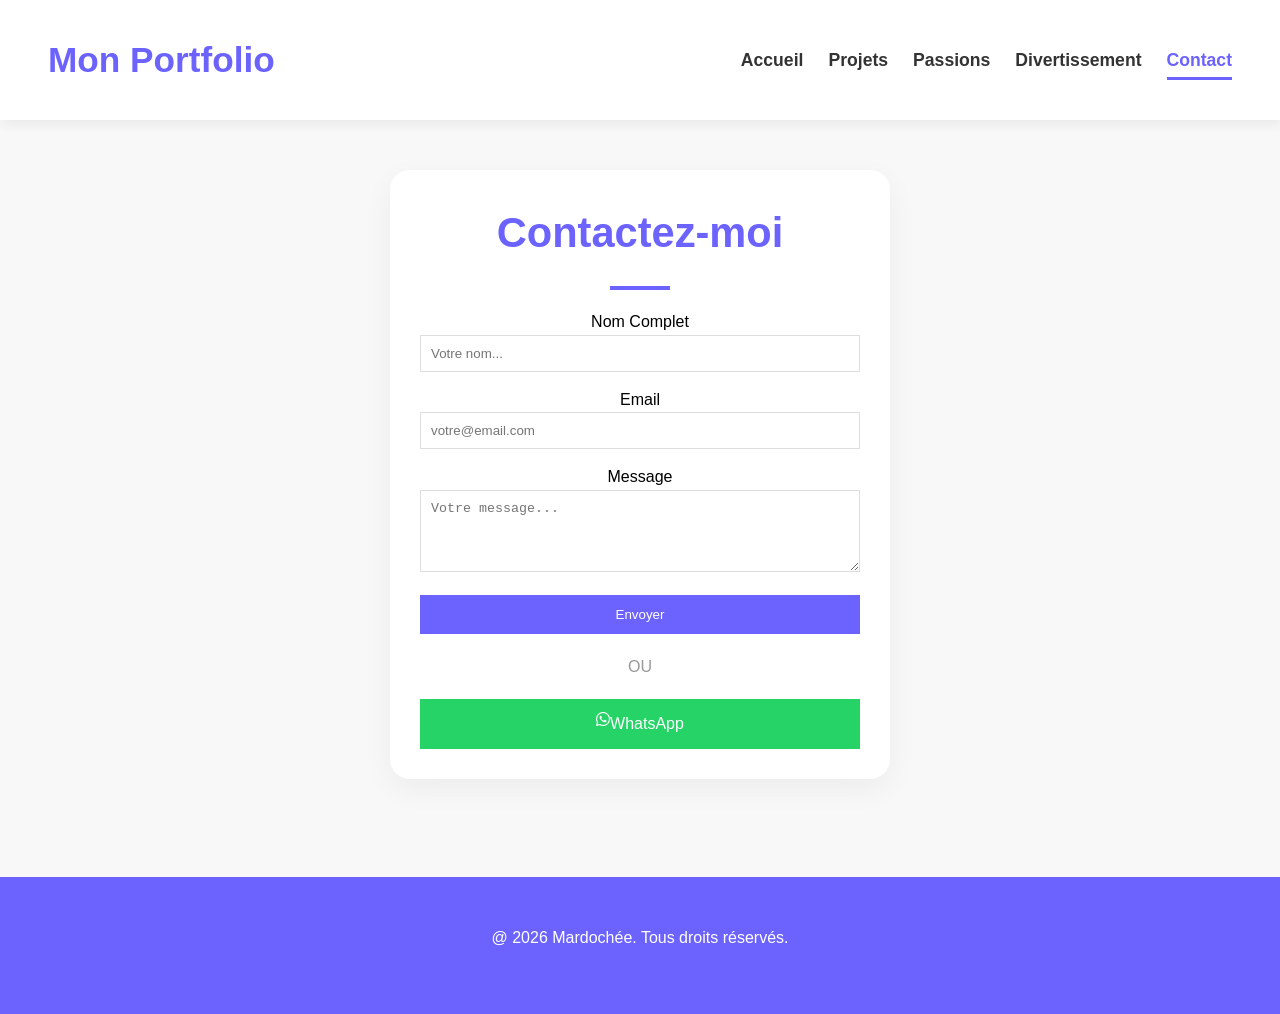
<file: contact.html>
<!DOCTYPE html>
<html lang="fr">
<head>
    <meta charset="UTF-8">
    <meta name="viewport" content="width=device-width, initial-scale=1.0">
    <title>Contact - Mon Portfolio</title>
    <link rel="stylesheet" href="css/Style.css">
    <link rel="stylesheet" href="https://cdnjs.cloudflare.com/ajax/libs/font-awesome/6.5.1/css/all.min.css">
</head>
<body>

    <header>
        <div><a href="index.html">Mon Portfolio</a></div>
        <nav>
            <ul>
                <li><a href="index.html">Accueil</a></li>
                <li><a href="projets.html">Projets</a></li>
                <li><a href="passions.html">Passions</a></li>
                <li><a href="divertissement.html">Divertissement</a></li>
                <li><a href="contact.html" class="active">Contact</a></li>
            </ul>
        </nav>
    </header>

    <main class="contact-container">
        <section class="contact-card">
            <h2>Contactez-moi</h2>
            <form class="formulaire-contact">
                <div class="groupe-input">
                    <label>Nom Complet</label>
                    <input type="text" placeholder="Votre nom..." required>
                </div>
                <div class="groupe-input">
                    <label>Email</label>
                    <input type="email" placeholder="votre@email.com" required>
                </div>
                <div class="groupe-input">
                    <label>Message</label>
                    <textarea rows="4" placeholder="Votre message..." required></textarea>
                </div>
                <button type="submit" class="bouton-envoi">Envoyer</button>
            </form>

            <div class="separation">OU</div>

            <a href="https://wa.me/243850593384" target="_blank" class="bouton-whatsapp">
                <i class="fa-brands fa-whatsapp"></i> WhatsApp
            </a>
        </section>
    </main>

    <footer>
        <p>@ 2026 Mardochée. Tous droits réservés.</p>
    </footer>

</body>
</html>
</file>
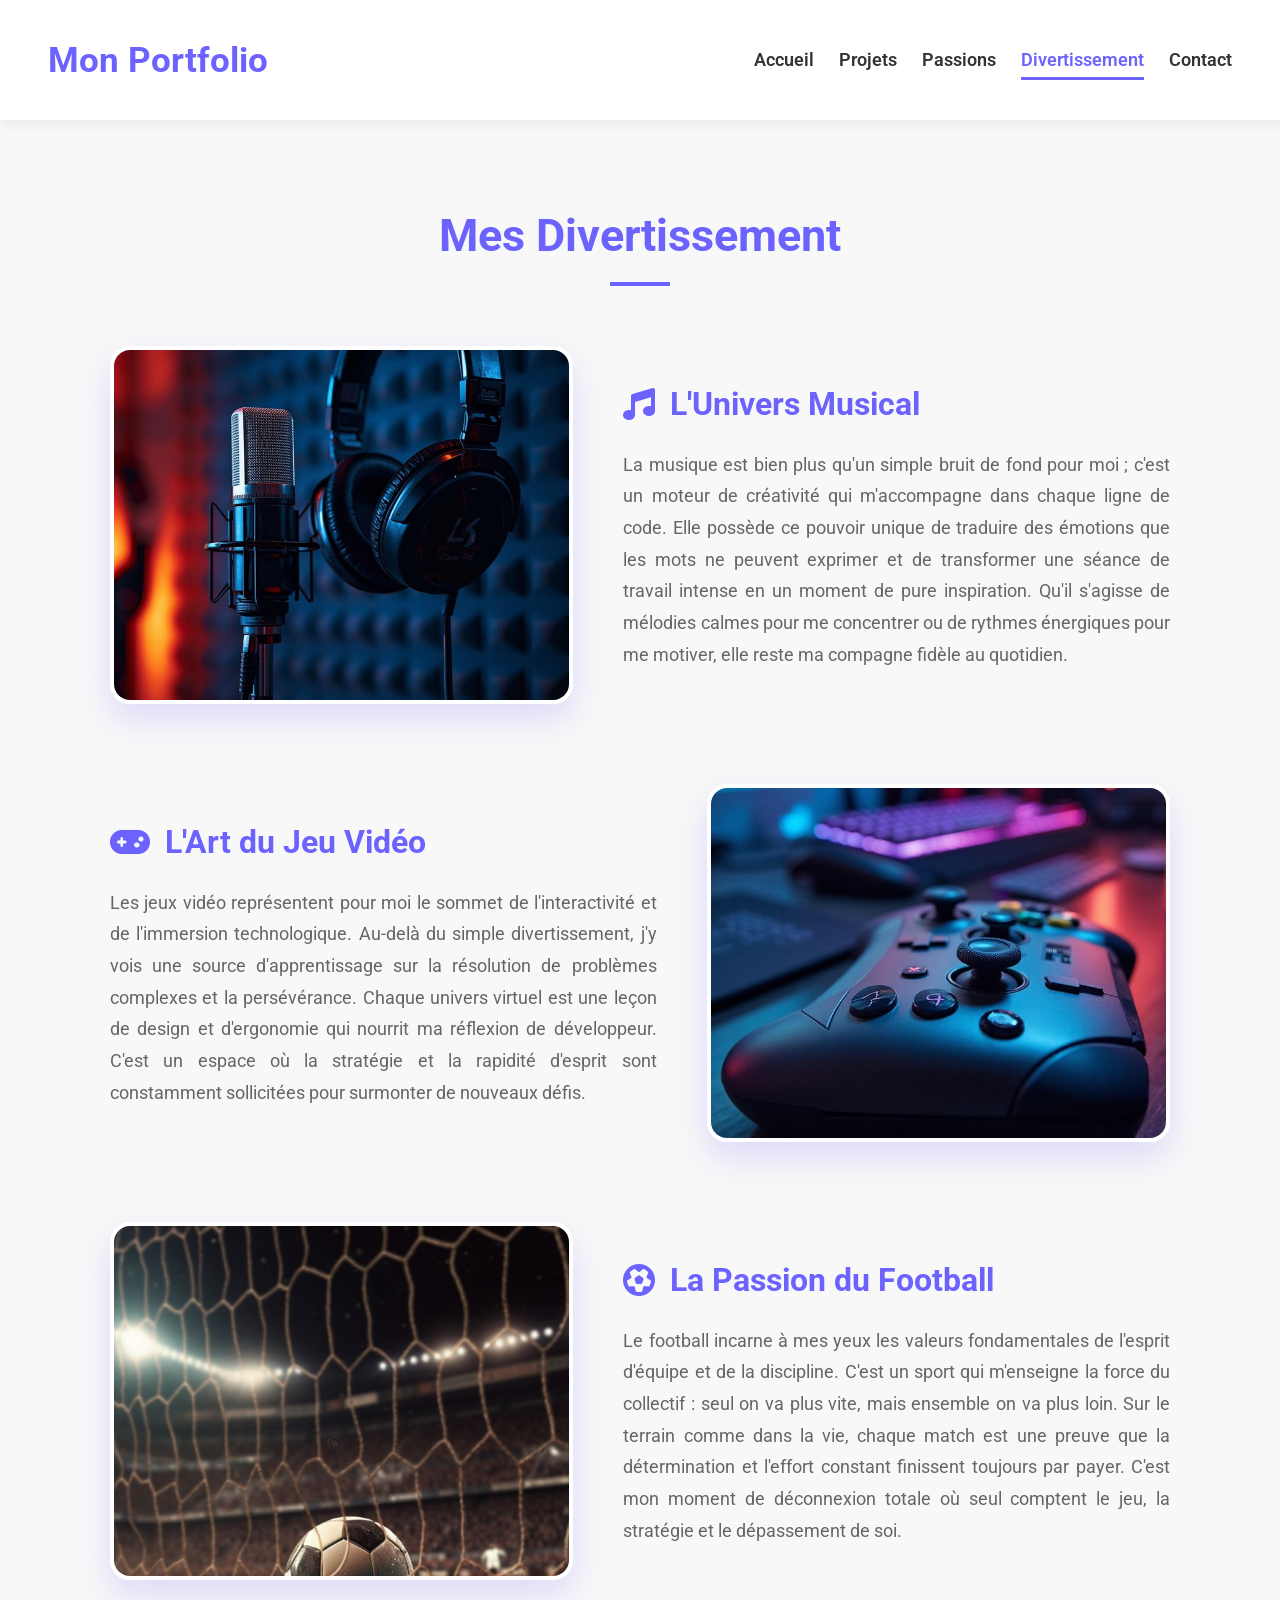
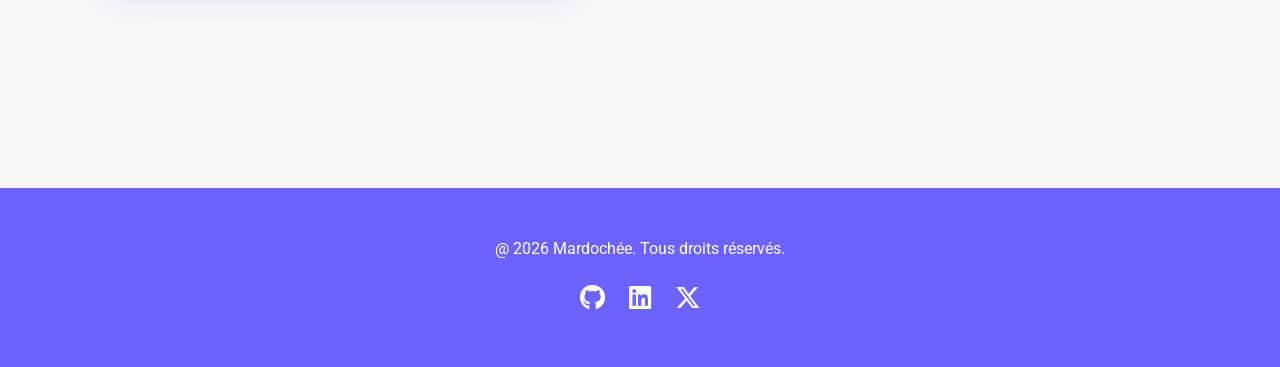
<file: divertissement.html>
<!DOCTYPE html>
<html lang="fr">
<head>
    <meta charset="UTF-8">
    <meta name="viewport" content="width=device-width, initial-scale=1.0">
    <title>Mon Portfolio - Divertissement</title>
    <link rel="stylesheet" href="css/Style.css">
    <link rel="stylesheet" href="https://cdnjs.cloudflare.com/ajax/libs/font-awesome/6.5.1/css/all.min.css">
    <link rel="preconnect" href="https://fonts.googleapis.com">
    <link rel="preconnect" href="https://fonts.gstatic.com" crossorigin>
    <link href="https://fonts.googleapis.com/css2?family=Roboto:wght@300;400;700&display=swap" rel="stylesheet">
</head>
<body>
    <header>
        <div><a href="index.html">Mon Portfolio</a></div>
        <nav>
            <ul>
                <li><a href="index.html">Accueil</a></li>
                <li><a href="projets.html">Projets</a></li>
                <li><a href="passions.html">Passions</a></li>
                <li><a href="divertissement.html" class="active">Divertissement</a></li>
                <li><a href="contact.html">Contact</a></li>
            </ul>
        </nav>
    </header>

    <main class="divert-container">
        <div class="en-tete-section">
            <h2 class="titre-bleu">Mes Divertissement</h2>
            <div class="ligne-separation"></div>
        </div>

        <section class="divert-row">
            <div class="divert-image">
                <img src="images/loisir-musique.jpg" alt="Ma passion pour la Musique">
            </div>
            <div class="divert-text">
                <h3><i class="fa-solid fa-music"></i> L'Univers Musical</h3>
                <p>La musique est bien plus qu'un simple bruit de fond pour moi ; c'est un moteur de créativité qui m'accompagne dans chaque ligne de code. Elle possède ce pouvoir unique de traduire des émotions que les mots ne peuvent exprimer et de transformer une séance de travail intense en un moment de pure inspiration. Qu'il s'agisse de mélodies calmes pour me concentrer ou de rythmes énergiques pour me motiver, elle reste ma compagne fidèle au quotidien.</p>
            </div>
        </section>

        <section class="divert-row reverse">
            <div class="divert-image">
                <img src="images/loisir-jeux.jpg" alt="Ma passion pour les Jeux Vidéo">
            </div>
            <div class="divert-text">
                <h3><i class="fa-solid fa-gamepad"></i> L'Art du Jeu Vidéo</h3>
                <p>Les jeux vidéo représentent pour moi le sommet de l'interactivité et de l'immersion technologique. Au-delà du simple divertissement, j'y vois une source d'apprentissage sur la résolution de problèmes complexes et la persévérance. Chaque univers virtuel est une leçon de design et d'ergonomie qui nourrit ma réflexion de développeur. C'est un espace où la stratégie et la rapidité d'esprit sont constamment sollicitées pour surmonter de nouveaux défis.</p>
            </div>
        </section>

        <section class="divert-row">
            <div class="divert-image">
                <img src="images/loisir-foot.jpg" alt="Ma passion pour le Football">
            </div>
            <div class="divert-text">
                <h3><i class="fa-solid fa-soccer-ball"></i> La Passion du Football</h3>
                <p>Le football incarne à mes yeux les valeurs fondamentales de l'esprit d'équipe et de la discipline. C'est un sport qui m'enseigne la force du collectif : seul on va plus vite, mais ensemble on va plus loin. Sur le terrain comme dans la vie, chaque match est une preuve que la détermination et l'effort constant finissent toujours par payer. C'est mon moment de déconnexion totale où seul comptent le jeu, la stratégie et le dépassement de soi.</p>
            </div>
        </section>
    </main>

    <footer>
        <p>@ 2026 Mardochée. Tous droits réservés.</p>
        <div class="reseaux">
            <a href="#"><i class="fa-brands fa-github"></i></a>
            <a href="#"><i class="fa-brands fa-linkedin"></i></a>
            <a href="#"><i class="fa-brands fa-x-twitter"></i></a>
        </div>
    </footer>
</body>
</html>
</file>
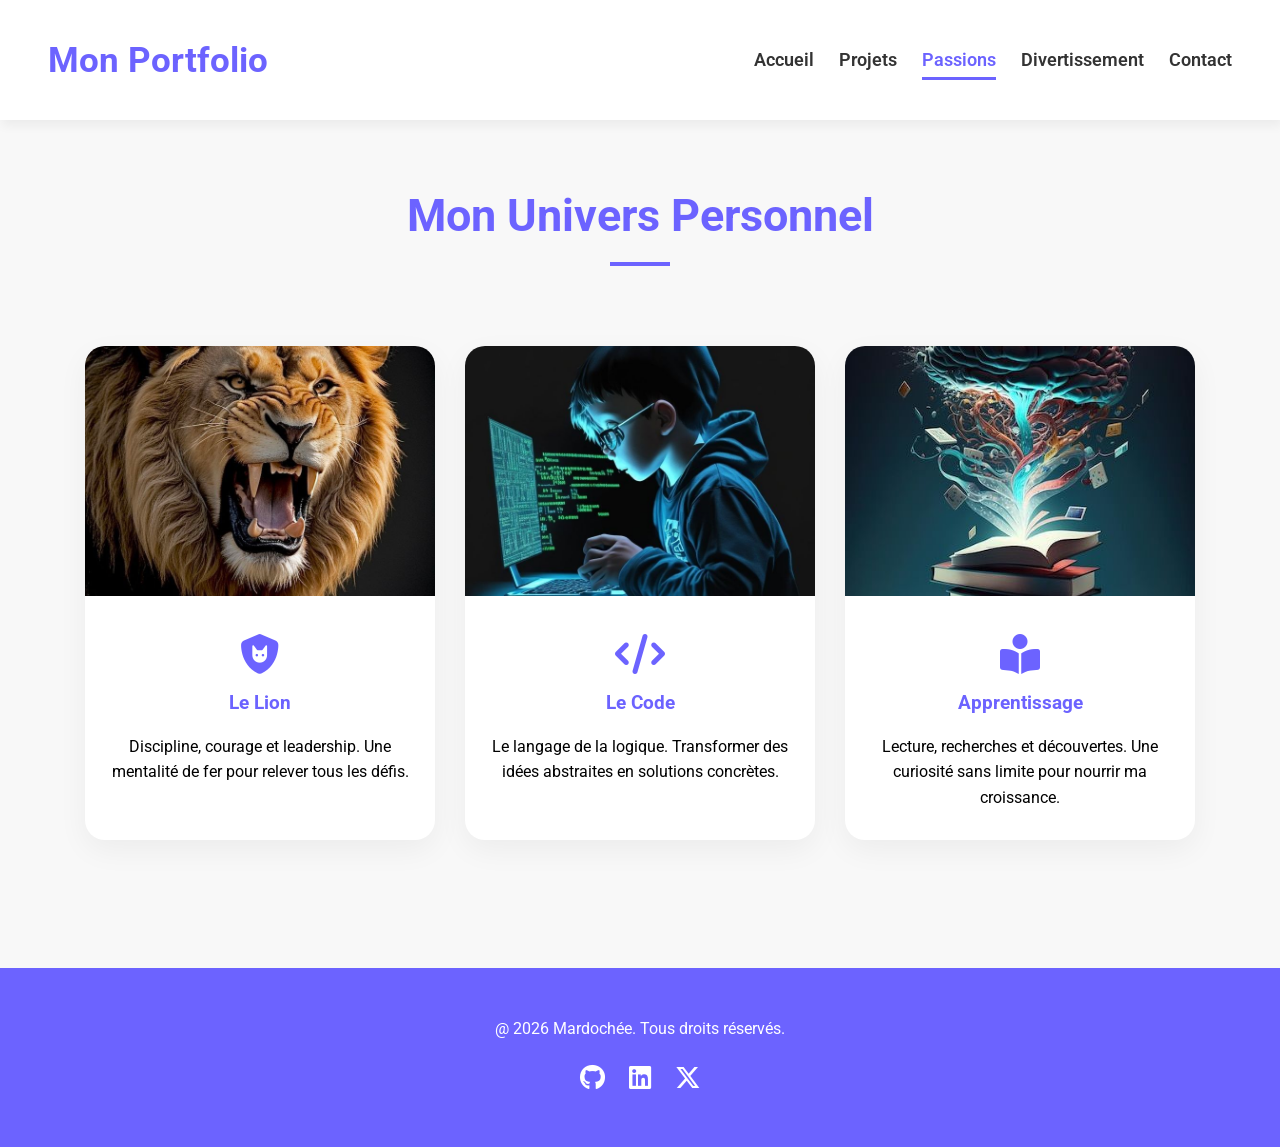
<file: passions.html>
<!DOCTYPE html>
<html lang="fr">
<head>
    <meta charset="UTF-8">
    <meta name="viewport" content="width=device-width, initial-scale=1.0">
    <title>Mon Portfolio - Passions</title>
    <link rel="stylesheet" href="css/Style.css">
    <link rel="stylesheet" href="https://cdnjs.cloudflare.com/ajax/libs/font-awesome/6.5.1/css/all.min.css">
    <link rel="preconnect" href="https://fonts.googleapis.com">
    <link rel="preconnect" href="https://fonts.gstatic.com" crossorigin>
    <link href="https://fonts.googleapis.com/css2?family=Roboto:wght@100..900&display=swap" rel="stylesheet">
</head>
<body>
    <header>
        <div>
            <a href="index.html">Mon Portfolio</a>
        </div>
        <nav>
            <ul>
                <li><a href="index.html">Accueil</a></li>
                <li><a href="projets.html">Projets</a></li>
                <li><a href="passions.html" class="active">Passions</a></li>
                <li><a href="divertissement.html">Divertissement</a></li>
                <li><a href="contact.html">Contact</a></li>
            </ul>
        </nav>
    </header>

    <main>
        <div class="en-tete-section">
            <h2 class="titre-bleu">Mon Univers Personnel</h2>
            <div class="ligne-separation"></div>
        </div>

        <section class="grille-passions">
            
            <div class="carte-passion">
                <div class="image-passion">
                    <img src="images/lion-passion.jpg" alt="Le Lion - Force et Mentalité">
                </div>
                <div class="contenu-passion">
                    <i class="fa-solid fa-shield-cat"></i>
                    <h3>Le Lion</h3>
                    <p>Discipline, courage et leadership. Une mentalité de fer pour relever tous les défis.</p>
                </div>
            </div>

            <div class="carte-passion">
                <div class="image-passion">
                    <img src="images/code-passion.jpg" alt="Le Code - Rigueur">
                </div>
                <div class="contenu-passion">
                    <i class="fa-solid fa-code"></i>
                    <h3>Le Code</h3>
                    <p>Le langage de la logique. Transformer des idées abstraites en solutions concrètes.</p>
                </div>
            </div>

            <div class="carte-passion">
                <div class="image-passion">
                    <img src="images/etude-passion.jpg" alt="Apprentissage - Croissance">
                </div>
                <div class="contenu-passion">
                    <i class="fa-solid fa-book-open-reader"></i>
                    <h3>Apprentissage</h3>
                    <p>Lecture, recherches et découvertes. Une curiosité sans limite pour nourrir ma croissance.</p>
                </div>
            </div>

        </section>
    </main>

    <footer class="footer-portfolio">
        <p>@ 2026 Mardochée. Tous droits réservés.</p>
        <div class="reseaux">
            <a href="#"><i class="fa-brands fa-github"></i></a>
            <a href="#"><i class="fa-brands fa-linkedin"></i></a>
            <a href="#"><i class="fa-brands fa-x-twitter"></i></a>
        </div>
    </footer>
</body>
</html>
</file>
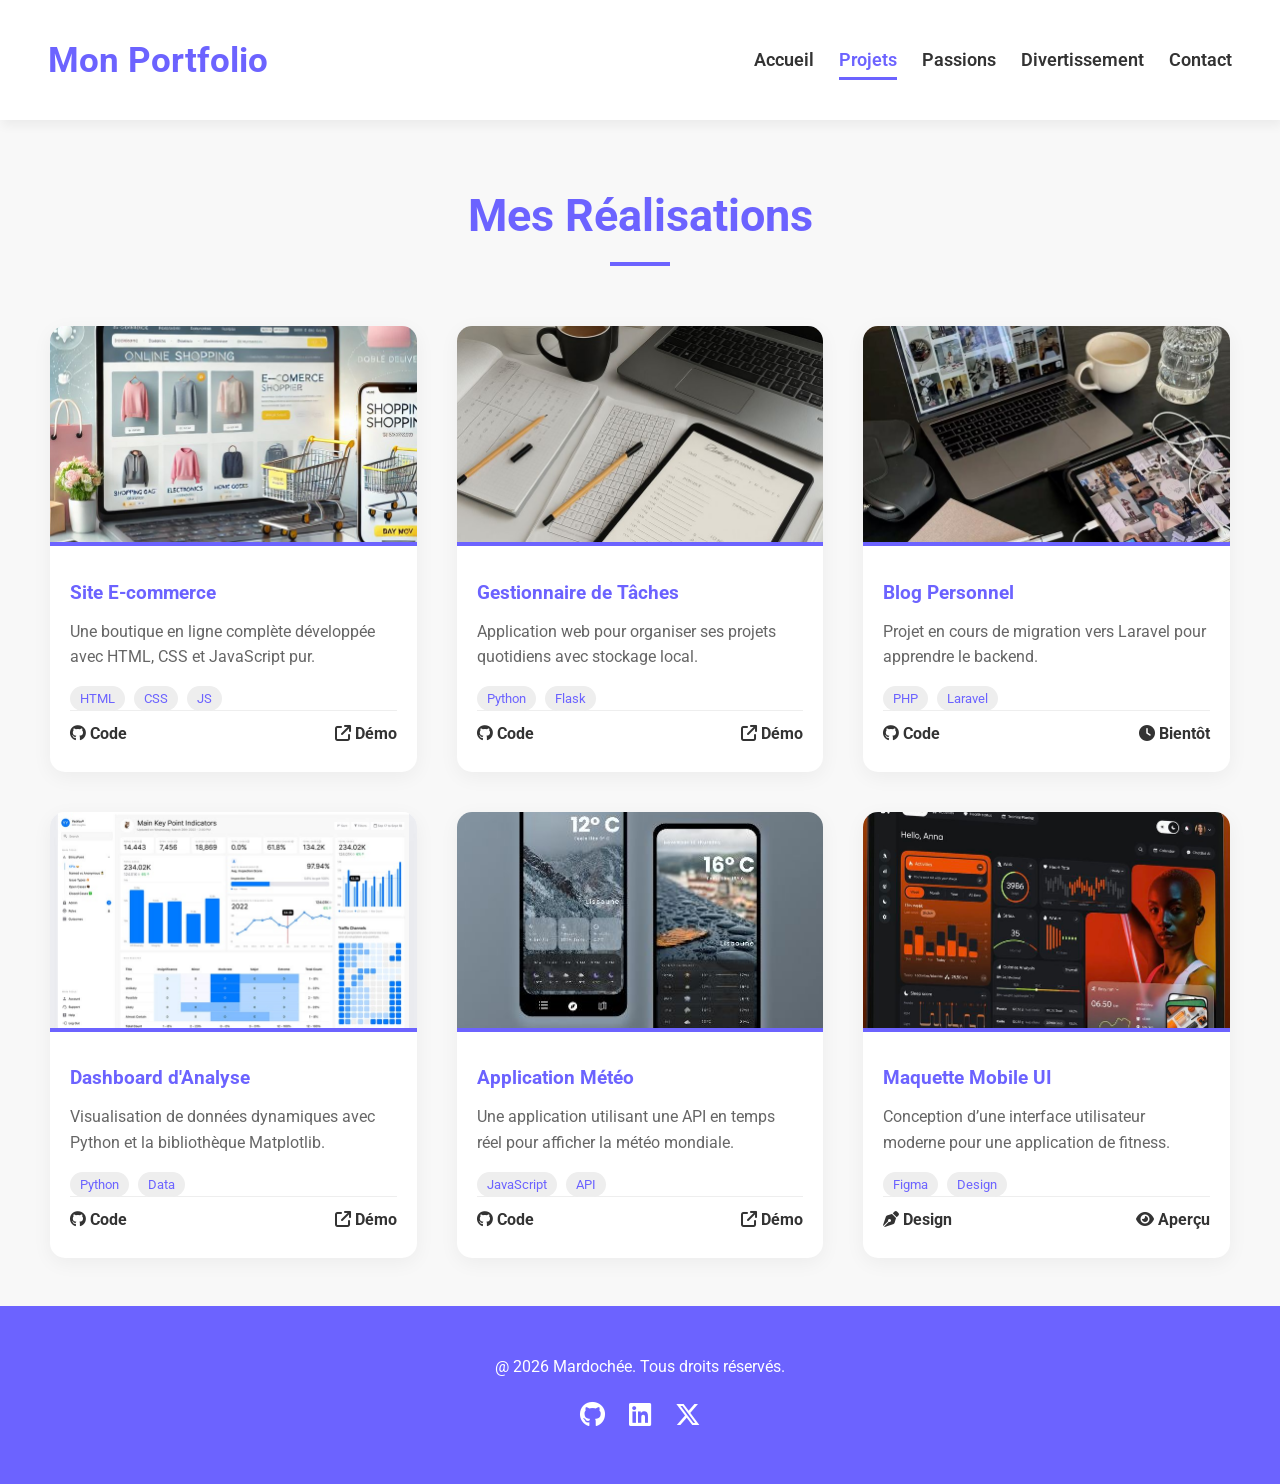
<file: projets.html>
<!DOCTYPE html>
<html lang="fr">
<head>
    <meta charset="UTF-8">
    <meta name="viewport" content="width=device-width, initial-scale=1.0">
    <title>Mon Portfolio - Projets</title>
    <link rel="stylesheet" href="css/Style.css">
    <link rel="stylesheet" href="https://cdnjs.cloudflare.com/ajax/libs/font-awesome/6.5.1/css/all.min.css">
    <link rel="preconnect" href="https://fonts.googleapis.com">
    <link rel="preconnect" href="https://fonts.gstatic.com" crossorigin>
    <link href="https://fonts.googleapis.com/css2?family=Roboto:ital,wght@0,100..900;1,100..900&display=swap" rel="stylesheet">
</head>
<body>
    <header>
        <div>
            <a href="index.html">Mon Portfolio</a>
        </div>
        <nav>
            <ul>
                <li><a href="index.html">Accueil</a></li>
                <li><a href="projets.html" class="active">Projets</a></li>
                <li><a href="passions.html">Passions</a></li>
                <li><a href="divertissement.html">Divertissement</a></li>
                <li><a href="contact.html">Contact</a></li>
            </ul>
        </nav>
    </header>

    <main class="page-projets">
        <div class="en-tete-section">
            <h2 class="titre-bleu">Mes Réalisations</h2>
            <div class="ligne-separation"></div>
        </div>

        <section class="grille-projets">
            
            <div class="carte-projet">
                <div class="image-container">
                    <img src="images/ecommerce.jpg" alt="Site E-commerce">
                </div>
                <div class="infos-projet">
                    <h3>Site E-commerce</h3>
                    <p>Une boutique en ligne complète développée avec HTML, CSS et JavaScript pur.</p>
                    <div class="tags-techno">
                        <span>HTML</span> <span>CSS</span> <span>JS</span>
                    </div>
                    <div class="pied-projet">
                        <a href="#"><i class="fa-brands fa-github"></i> Code</a>
                        <a href="#"><i class="fa-solid fa-arrow-up-right-from-square"></i> Démo</a>
                    </div>
                </div>
            </div>

            <div class="carte-projet">
                <div class="image-container">
                    <img src="images/taches.jpg" alt="Gestionnaire de tâches">
                </div>
                <div class="infos-projet">
                    <h3>Gestionnaire de Tâches</h3>
                    <p>Application web pour organiser ses projets quotidiens avec stockage local.</p>
                    <div class="tags-techno">
                        <span>Python</span> <span>Flask</span>
                    </div>
                    <div class="pied-projet">
                        <a href="#"><i class="fa-brands fa-github"></i> Code</a>
                        <a href="#"><i class="fa-solid fa-arrow-up-right-from-square"></i> Démo</a>
                    </div>
                </div>
            </div>

            <div class="carte-projet">
                <div class="image-container">
                    <img src="images/blog.jpg" alt="Blog personnel">
                </div>
                <div class="infos-projet">
                    <h3>Blog Personnel</h3>
                    <p>Projet en cours de migration vers Laravel pour apprendre le backend.</p>
                    <div class="tags-techno">
                        <span>PHP</span> <span>Laravel</span>
                    </div>
                    <div class="pied-projet">
                        <a href="#"><i class="fa-brands fa-github"></i> Code</a>
                        <span><i class="fa-solid fa-clock"></i> Bientôt</span>
                    </div>
                </div>
            </div>

            <div class="carte-projet">
                <div class="image-container">
                    <img src="images/analyse.jpg" alt="Dashboard">
                </div>
                <div class="infos-projet">
                    <h3>Dashboard d'Analyse</h3>
                    <p>Visualisation de données dynamiques avec Python et la bibliothèque Matplotlib.</p>
                    <div class="tags-techno">
                        <span>Python</span> <span>Data</span>
                    </div>
                    <div class="pied-projet">
                        <a href="#"><i class="fa-brands fa-github"></i> Code</a>
                        <a href="#"><i class="fa-solid fa-arrow-up-right-from-square"></i> Démo</a>
                    </div>
                </div>
            </div>

            <div class="carte-projet">
                <div class="image-container">
                    <img src="images/meteo.jpg" alt="Application météo">
                </div>
                <div class="infos-projet">
                    <h3>Application Météo</h3>
                    <p>Une application utilisant une API en temps réel pour afficher la météo mondiale.</p>
                    <div class="tags-techno">
                        <span>JavaScript</span> <span>API</span>
                    </div>
                    <div class="pied-projet">
                        <a href="#"><i class="fa-brands fa-github"></i> Code</a>
                        <a href="#"><i class="fa-solid fa-arrow-up-right-from-square"></i> Démo</a>
                    </div>
                </div>
            </div>

            <div class="carte-projet">
                <div class="image-container">
                    <img src="images/maquette.jpg" alt="Maquette mobile">
                </div>
                <div class="infos-projet">
                    <h3>Maquette Mobile UI</h3>
                    <p>Conception d’une interface utilisateur moderne pour une application de fitness.</p>
                    <div class="tags-techno">
                        <span>Figma</span> <span>Design</span>
                    </div>
                    <div class="pied-projet">
                        <a href="#"><i class="fa-solid fa-pen-nib"></i> Design</a>
                        <a href="#"><i class="fa-solid fa-eye"></i> Aperçu</a>
                    </div>
                </div>
            </div>

        </section>
    </main>

    <footer class="footer-portfolio">
        <p>@ 2026 Mardochée. Tous droits réservés.</p>
        <div class="reseaux">
            <a href="#"><i class="fa-brands fa-github"></i></a>
            <a href="#"><i class="fa-brands fa-linkedin"></i></a>
            <a href="#"><i class="fa-brands fa-x-twitter"></i></a>
        </div>
    </footer>
</body>
</html>
</file>
<file: css/Style.css>
/* =========================
   VARIABLES & RESET
========================= */

:root {
    --violet-doux: #6C63FF;
    --violet-fonce: #534EDD;
    --orange-vif: #FFA726;
    --gris-tres-fonce: #333;
    --gris-fonce: #666;
    --gris-tres-clair: #F8F8F8;
    --gris-clair: #EEE;
}

* {
    margin: 0;
    padding: 0;
    box-sizing: border-box;
}

body {
    background-color: var(--gris-tres-clair);
    font-family: Roboto, sans-serif;
    line-height: 1.6;
}

/* =========================
   HEADER & NAVIGATION
========================= */

header {
    background-color: white;
    box-shadow: 2px 6px 10px rgba(0, 0, 0, 0.05);
    position: sticky;
    top: 0;
    z-index: 100;
    display: flex;
    justify-content: space-between;
    align-items: center;
    padding: 2rem 3rem;
}

header div a {
    text-decoration: none;
    font-size: 2.2rem;
    font-weight: bold;
    color: var(--violet-doux);
}

ul {
    display: flex;
}

ul li {
    list-style: none;
    margin-left: 25px;
}

ul li a {
    text-decoration: none;
    color: var(--gris-tres-fonce);
    font-weight: 600;
    font-size: 1.1rem;
    position: relative;
    padding: 10px 0;
}

ul li a:hover {
    color: var(--violet-doux);
}

ul li a::after {
    content: '';
    position: absolute;
    left: 0;
    bottom: 0;
    height: 3px;
    width: 0%;
    background-color: var(--violet-doux);
    transition: width 0.3s ease;
}

ul li a:hover::after,
a.active::after {
    width: 100%;
}

a.active {
    color: var(--violet-doux);
}

/* =========================
   PAGE ACCUEIL
========================= */

/* HERO */
.hero {
    display: flex;
    justify-content: center;
    align-items: center;
    gap: 5rem;
    text-align: center;
    margin: 10rem 2rem;
}

.hero img {
    width: 300px;
    height: 300px;
    object-fit: cover;
    border-radius: 50%;
    border: 8px solid var(--violet-doux);
}

.hero h1 {
    color: var(--violet-fonce);
    font-size: 4rem;
    margin-bottom: 1.2rem;
}

.hero p {
    color: var(--gris-fonce);
    font-size: 1.3rem;
    margin-bottom: 1.2rem;
}

.hero a {
    text-decoration: none;
    display: inline-block;
    background-color: var(--violet-doux);
    color: white;
    padding: 15px 30px;
    border-radius: 50px;
    text-transform: uppercase;
    font-weight: 600;
    transition: 0.3s;
}

.hero a:hover {
    background-color: var(--violet-fonce);
    transform: translateY(-3px);
}

/* A PROPOS */
.apropos {
    width: 800px;
    margin: 6rem auto;
    text-align: center;
}

section h2 {
    color: var(--violet-doux);
    font-size: 2.6rem;
    text-align: center;
}

section h2::after {
    content: '';
    display: block;
    width: 60px;
    height: 4px;
    background-color: var(--violet-doux);
    margin: 1.2rem auto;
}

.apropos p {
    margin-bottom: 2rem;
    color: var(--gris-fonce);
}

/* COMPETENCES */
.competences table {
    width: 80%;
    margin: 0 auto;
    border-collapse: collapse;
    background-color: #FFF;
    box-shadow: 0 5px 15px rgba(0,0,0,0.08);
}

.competences table th,
.competences table td {
    padding: 15px;
}

.competences table thead {
    background-color: var(--violet-doux);
    color: #FFF;
}

.competences table tbody td {
    border-bottom: 1px solid var(--gris-clair);
}

.competences table tbody tr:hover {
    background-color: #F0F0F0;
}

/* =========================
   PAGE PROJETS
========================= */

/* EN-TETE */
.en-tete-section {
    text-align: center;
    margin: 60px 0;
}

.titre-bleu {
    color: var(--violet-doux);
    font-size: 2.8rem;
}

.ligne-separation {
    width: 60px;
    height: 4px;
    background-color: var(--violet-doux);
    margin: 10px auto;
}

/* GRILLE */
.grille-projets {
    display: grid;
    grid-template-columns: repeat(3, 1fr);
    gap: 40px;
    padding: 0 50px;
    max-width: 1300px;
    margin: 0 auto;
}

/* CARTE */
.carte-projet {
    background-color: white;
    border-radius: 15px;
    overflow: hidden;
    box-shadow: 0 5px 20px rgba(0,0,0,0.05);
    transition: 0.3s;
}

.carte-projet:hover {
    transform: translateY(-8px);
}

/* IMAGE (IMPORTANT DEMANDE PROF) */
.image-container img {
    width: 100%;
    height: 220px;
    object-fit: cover;
    border-bottom: 4px solid var(--violet-doux);
}

/* TEXTE */
.infos-projet {
    padding: 25px 20px;
}

.infos-projet h3 {
    color: var(--violet-doux);
    margin-bottom: 10px;
}

.infos-projet p {
    color: var(--gris-fonce);
    margin-bottom: 15px;
}

/* BADGES */
.tags-techno span {
    background-color: #EEE;
    color: var(--violet-doux);
    padding: 5px 10px;
    border-radius: 15px;
    font-size: 0.8rem;
    margin-right: 5px;
}

/* LIENS */
.pied-projet {
    display: flex;
    justify-content: space-between;
    border-top: 1px solid #EEE;
    padding-top: 10px;
}

.pied-projet a,
.pied-projet span {
    text-decoration: none;
    color: var(--gris-tres-fonce);
    font-weight: bold;
}

.pied-projet a:hover {
    color: var(--violet-doux);
}

/* =========================
   PAGE CONTACT
========================= */

.contact-container {
    display: flex;
    justify-content: center;
    padding: 50px 20px;
}

.contact-card {
    background: white;
    max-width: 500px;
    width: 100%;
    padding: 30px;
    border-radius: 20px;
    box-shadow: 0 10px 30px rgba(0,0,0,0.05);
    text-align: center;
}

.formulaire-contact {
    display: flex;
    flex-direction: column;
    gap: 15px;
}

.groupe-input input,
.groupe-input textarea {
    width: 100%;
    padding: 10px;
    border: 1px solid #ddd;
}

.bouton-envoi {
    background: var(--violet-doux);
    color: white;
    border: none;
    padding: 12px;
    cursor: pointer;
}

.separation {
    margin: 20px 0;
    color: #999;
}

.bouton-whatsapp {
    display: flex;
    justify-content: center;
    background: #25D366;
    color: white;
    padding: 12px;
    text-decoration: none;
}

/* =========================
   FOOTER
========================= */

footer {
    margin-top: 3rem;
    background-color: var(--violet-doux);
    padding: 3rem 0;
    text-align: center;
}

footer p {
    color: white;
    margin-bottom: 1rem;
}

footer a {
    font-size: 1.6rem;
    color: white;
    margin: 0 10px;
}

footer a:hover {
    color: var(--orange-vif);
}

/* --- STYLE PAGE PASSIONS --- */
.grille-passions {
    display: flex;
    justify-content: center;
    gap: 30px;
    padding: 20px 50px 80px;
    flex-wrap: wrap; /* Pour que les cartes passent l'une sous l'autre sur mobile */
}

.carte-passion {
    background: white;
    width: 350px;
    border-radius: 20px;
    overflow: hidden;
    box-shadow: 0 10px 30px rgba(0, 0, 0, 0.05);
    transition: all 0.4s ease;
    text-align: center;
}

.carte-passion:hover {
    transform: translateY(-10px);
    box-shadow: 0 15px 40px rgba(108, 99, 255, 0.2); /* Halo violet au survol */
}

.image-passion img {
    width: 100%;
    height: 250px;
    object-fit: cover;
    transition: transform 0.5s ease;
}

.carte-passion:hover .image-passion img {
    transform: scale(1.1); /* L'image zoome un peu au survol */
}

.contenu-passion {
    padding: 30px 20px;
}

.contenu-passion i {
    font-size: 2.5rem;
    color: var(--violet-doux);
    margin-bottom: 15px;
}

.contenu-passion h3 {
    margin-bottom: 15px;
    color: var(--violet-doux);
}

/* --- STYLE PAGE DIVERTISSEMENT (ALTERNE) --- */
.divert-container {
    max-width: 1100px;
    margin: 0 auto;
    padding: 20px 20px 80px;
}

.divert-row {
    display: flex;
    align-items: center;
    gap: 50px;
    margin-bottom: 80px;
    opacity: 0;
    transform: translateY(30px);
    animation: fadeInUp 0.8s forwards;
}

.divert-row.reverse {
    flex-direction: row-reverse;
}

.divert-image {
    flex: 1;
    border-radius: 20px;
    overflow: hidden;
    box-shadow: 0 15px 35px rgba(108, 99, 255, 0.2);
    border: 4px solid white;
}

.divert-image img {
    width: 100%;
    height: 350px;
    object-fit: cover;
    display: block;
    transition: transform 0.5s ease;
}

.divert-image:hover img {
    transform: scale(1.05);
}

.divert-text {
    flex: 1.2;
}

.divert-text h3 {
    color: var(--violet-doux);
    font-size: 2rem;
    margin-bottom: 20px;
    display: flex;
    align-items: center;
    gap: 15px;
}

.divert-text p {
    font-size: 1.1rem;
    color: var(--gris-fonce);
    line-height: 1.8;
    text-align: justify;
}

@keyframes fadeInUp {
    to { opacity: 1; transform: translateY(0); }
}

/* Adaptabilité Mobile */
@media (max-width: 800px) {
    .divert-row, .divert-row.reverse {
        flex-direction: column;
        text-align: center;
        gap: 30px;
    }
    .divert-image img { height: 250px; }
}
</file>
